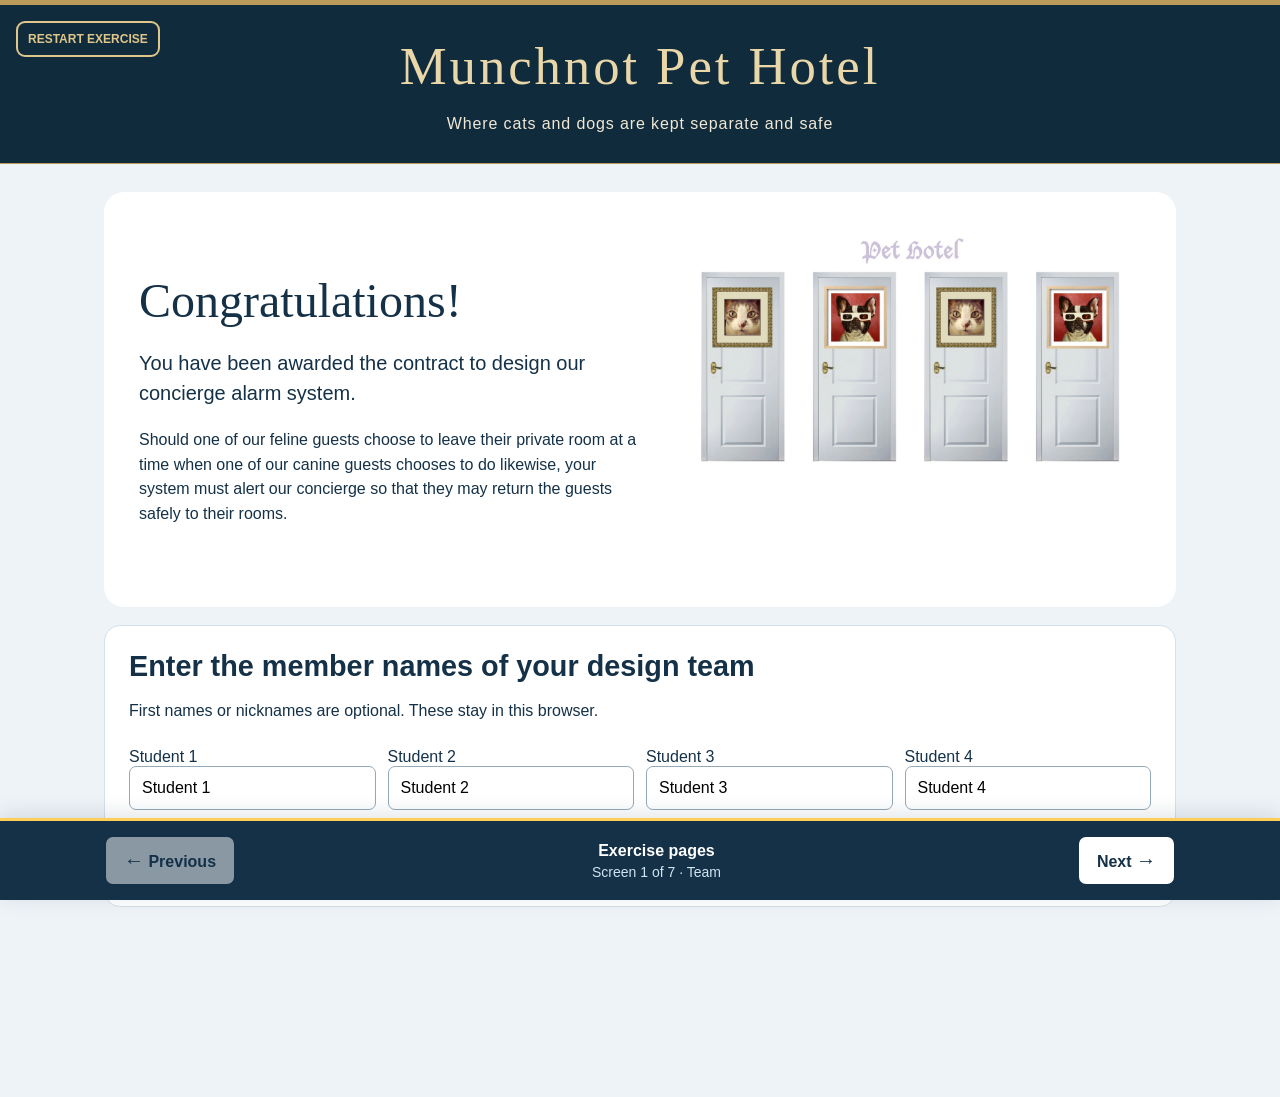
<file: munchnot-pet-hotel/index.html>
<!doctype html><html lang="en"><head><meta charset="utf-8"><meta name="viewport" content="width=device-width, initial-scale=1"><title>Munchnot Pet Hotel · Concierge Alarm Design</title><meta name="description" content="A cooperative logic exercise for four students."><link rel="icon" href="data:image/svg+xml,%3Csvg xmlns='http://www.w3.org/2000/svg' viewBox='0 0 32 32'%3E%3Crect width='32' height='32' rx='8' fill='%23143148'/%3E%3Ctext x='6' y='24' font-size='23' fill='%23ffce59'%3EM%3C/text%3E%3C/svg%3E"><style>:root{font-family:Arial,Helvetica,sans-serif;color:#143148;background:#eef3f7;font-size:16px}*{box-sizing:border-box}body{margin:0}header{background:#143148;color:white;padding:18px max(24px,calc((100vw - 1120px)/2));display:flex;justify-content:space-between;align-items:center}.brand{font-weight:900;letter-spacing:.16em}.tag{margin-left:20px;color:#b9d5e9}main{max-width:1120px;margin:28px auto;padding:0 24px 40px}h1{font-size:clamp(2rem,4vw,3.6rem);line-height:1.04;margin:16px 0}h2{font-size:1.8rem;margin:0 0 14px}h3{margin:0 0 10px}p{line-height:1.55}button,input,select{font:inherit}button{border:2px solid #143148;border-radius:9px;padding:12px 18px;background:#143148;color:white;font-weight:bold;cursor:pointer;min-height:46px}button:hover{filter:brightness(1.15)}button:disabled{opacity:.45;cursor:not-allowed}button.secondary{background:white;color:#143148}button.gold{background:#ffce59;color:#143148;border-color:#ffce59}button:focus-visible,input:focus-visible,select:focus-visible{outline:3px solid #bb3c9a;outline-offset:3px}input,select{padding:12px;border:1px solid #93a8b8;border-radius:7px;max-width:100%}label{display:block;margin:8px 0}.eyebrow{font-size:.85rem;font-weight:bold;letter-spacing:.12em;color:#42657c}.welcome{display:grid;grid-template-columns:1.1fr 1fr;gap:36px;background:white;padding:35px;border-radius:20px}.welcome img{width:100%;align-self:center;border-radius:16px}.team,.roles,.doors,.votes{display:grid;grid-template-columns:repeat(4,1fr);gap:12px}.team input{width:100%}.panel{background:white;border:1px solid #d5e0e8;border-radius:16px;padding:24px;margin:18px 0}.roles>div{border-top:3px solid #148375;padding:10px;background:white;border-radius:0 0 8px 8px}.roles small{display:block;color:#476277;margin-bottom:6px}.doors button{background:#e7edf3;color:#143148;border:2px solid #b1c3d0;min-height:136px}.doors button.open{background:#ffdf86;border-color:#b78818}.pet{display:block;font-size:2.5rem;margin:8px}.doors span:not(.pet){display:block}.actions{display:flex;gap:12px;flex-wrap:wrap;margin-top:18px}.notice{background:#dff2ee;border-left:5px solid #148375;padding:16px;margin:16px 0;line-height:1.5}.notice.warn{background:#fff0c4;border-color:#a37300}.progress{display:flex;gap:8px;flex-wrap:wrap;margin-bottom:18px}.progress span{padding:8px 12px;border-radius:30px;background:#dbe5ed;font-size:.9rem}.progress .active{background:#143148;color:white}.circuit{display:grid;grid-template-columns:1fr 1fr;gap:18px}.circuit label{background:#edf3f7;padding:16px;border-radius:10px}.circuit label:last-child{grid-column:1/-1}.votes>div{padding:12px;background:#edf3f7;border-radius:10px}.votes button{padding:10px;margin:5px 0;width:100%}table{border-collapse:collapse;width:100%;font-variant-numeric:tabular-nums}th,td{text-align:left;padding:12px 8px;border-bottom:1px solid #dbe4ed}.tablewrap{overflow:auto}.checks label{display:flex;align-items:center;gap:10px;padding:8px}.checks input{width:20px;height:20px}.muted{color:#476277}.result{font-size:1.4rem;font-weight:bold}.footer{margin-top:24px;border-top:1px solid #cad8e2;padding-top:18px;display:flex;gap:12px;flex-wrap:wrap}dialog{max-width:620px;border:0;border-radius:16px;padding:28px;color:#143148}dialog::backdrop{background:#143148a0}.question button{display:block;margin:10px 0;text-align:left;width:100%}.finish{border-top:8px solid #148375}.stamp{font-size:2.5rem}.tiny{font-size:.875rem}.urgent{color:#ffb7a6!important}@media(max-width:720px){.welcome{grid-template-columns:1fr;padding:24px}.welcome img{max-height:210px;object-fit:cover}.team,.roles,.votes{grid-template-columns:1fr 1fr}.doors{grid-template-columns:1fr 1fr}.tag{display:none}.circuit{grid-template-columns:1fr}.panel{padding:18px}main{padding:0 16px}.roles{font-size:.9rem}}@media(prefers-reduced-motion:no-preference){button{transition:background .15s,transform .15s}.doors button:active{transform:scale(.97)}}

body.review-navigation{padding-bottom:104px}.review-nav{position:fixed;z-index:20;bottom:0;left:0;right:0;background:#143148;color:white;border-top:3px solid #ffce59;padding:14px max(20px,calc((100vw - 1072px)/2));display:flex;align-items:center;justify-content:space-between;gap:16px;box-shadow:0 -4px 20px #14314822}.review-nav>div{text-align:center}.review-nav strong,.review-nav span{display:block}.review-nav>div span{font-size:.875rem;margin-top:4px;color:#d1e4f0}.review-nav button span{display:inline;font-size:1.25rem}.review-nav button:disabled{opacity:.5}@media(max-width:560px){.review-nav{padding:12px;gap:8px}.review-nav button{padding:10px;font-size:.875rem}.review-nav>div span{font-size:.8rem}.review-nav strong{font-size:.875rem}}

/* Hotel identity: engraved serif lettering, midnight blue and muted gold. */
.hotel-header{display:block;text-align:center;padding:30px 24px 27px;background:#102b3b;border-top:5px solid #ba9b5b;border-bottom:1px solid #ba9b5b;color:#ead7a9}.hotel-identity{max-width:1050px;margin:auto}.hotel-header .brand{display:block;font-family:Georgia,'Times New Roman',serif;font-size:clamp(2rem,4.5vw,3.3rem);font-weight:400;letter-spacing:.055em;line-height:1.2}.hotel-header .tag{display:block;margin:14px 0 0;font-size:1rem;letter-spacing:.055em;color:#f0e8d6;font-weight:400;line-height:1.5}body.review-navigation .contract-copy h1{font-family:Georgia,'Times New Roman',serif;font-weight:400;font-size:clamp(2.25rem,4vw,3rem);margin:0 0 20px;line-height:1.15}.contract-copy .contract-award{font-size:1.25rem;line-height:1.5;margin:0 0 20px}.contract-copy p:last-child{margin-bottom:0}.welcome{align-items:center}.welcome img{mix-blend-mode:multiply}@media(max-width:560px){.hotel-header{padding:24px 18px}.hotel-header .tag{font-size:.9rem;letter-spacing:.02em}.contract-copy .contract-award{font-size:1.125rem}}

.design-brief{padding:30px 36px}.design-brief h1{font-family:Georgia,'Times New Roman',serif;font-weight:400;font-size:2.7rem;margin:8px 0 24px}.brief-list{padding-left:24px;line-height:1.65}.brief-list li{margin:7px 0}.brief-assumption{border-left:3px solid #ba9b5b;padding:10px 18px;background:#f5f7f9}.truth-task{border-top:1px solid #c4d1db;margin-top:26px;padding-top:24px}.truth-task h2{font-size:1.55rem}.truth-task h2 span{font-size:1rem;text-transform:uppercase;letter-spacing:.08em;color:#536d7f;margin-right:16px}.or-table{table-layout:fixed;margin-top:24px}.or-table th,.or-table td{text-align:center;padding:10px}.or-table thead tr:first-child th{background:#143148;color:white;vertical-align:top;font-size:1.2rem}.or-table th small{display:block;font-size:.9rem;font-weight:400;line-height:1.5;margin-top:6px}.or-table th:last-child,.or-table td:last-child{border-left:2px solid #ba9b5b}.or-table select{width:100%;max-width:170px;min-height:48px;background:white;text-align:center;font-size:1.15rem}.or-feedback{margin-top:20px;border-radius:8px;padding:16px 18px;line-height:1.5;background:#edf3f7}.or-feedback.duplicate,.or-feedback.output{background:#fff0c4;border-left:4px solid #a37300}.or-feedback.correct{background:#dff2ee;border-left:4px solid #148375}.correct-label{display:block;color:#126354;font-size:1.55rem;letter-spacing:.04em;margin-bottom:6px}.sr-only{position:absolute;width:1px;height:1px;padding:0;margin:-1px;overflow:hidden;clip:rect(0,0,0,0);white-space:nowrap;border:0}@media(prefers-reduced-motion:no-preference){.correct-label{animation:correct-pop .3s ease-out}@keyframes correct-pop{from{opacity:0;transform:translateY(6px)}to{opacity:1;transform:translateY(0)}}}@media(max-width:560px){.design-brief{padding:22px 16px}.design-brief h1{font-size:2.2rem}.or-table th,.or-table td{padding:8px 4px}.or-table th small{font-size:.8rem}.or-table select{padding:10px 5px;font-size:1rem}.truth-task h2 span{display:block;margin:0 0 8px}}

.gate-identification{padding:30px 36px}.gate-identification h1{font-family:Georgia,'Times New Roman',serif;font-size:2.4rem;font-weight:400;margin:0 0 20px}.completed-table{max-width:720px;margin:0 auto}.completed-table td{font-size:1.3rem;padding:12px}.gate-choices{display:grid;grid-template-columns:repeat(4,minmax(0,1fr));gap:18px;margin:22px 0}.gate-choices label{font-weight:bold;overflow-wrap:anywhere}.gate-choices select{display:block;width:100%;margin-top:10px;background:white;font-weight:normal;min-height:48px}.or-feedback.disagree,.or-feedback.incorrect{background:#fff0c4;border-left:4px solid #a37300}.gate-result-dialog{width:min(660px,calc(100vw - 32px));max-width:660px;max-height:90vh;overflow:auto;padding:30px;border-top:6px solid #ba9b5b}.gate-result-dialog h2{color:#126354}.gate-diagram{display:block;width:100%;height:auto;margin:14px 0 24px;background:#f3f7f9;border-radius:12px}@media(max-width:560px){.gate-identification{padding:22px 16px}.gate-choices{grid-template-columns:1fr 1fr;gap:12px}.gate-result-dialog{padding:20px}.gate-identification h1{font-size:2rem}}

.dog-suites{padding:30px 36px}.dog-suites h1{font-family:Georgia,'Times New Roman',serif;font-size:2.7rem;font-weight:400;margin:8px 0 20px}@media(max-width:560px){.dog-suites{padding:22px 16px}.dog-suites h1{font-size:2.2rem}}

.alarm-conditions{padding:30px 36px}.alarm-conditions h1{font-family:Georgia,'Times New Roman',serif;font-size:2.7rem;font-weight:400;margin:8px 0 20px;line-height:1.2}@media(max-width:560px){.alarm-conditions{padding:22px 16px}.alarm-conditions h1{font-size:2.2rem}}

.system-build{padding:30px 36px}.system-build h1{font-family:Georgia,'Times New Roman',serif;font-size:2.7rem;font-weight:400;margin:8px 0 20px;line-height:1.2}.system-drawing{position:relative;width:100%;margin:30px auto;background:#f3f7f9;border-radius:12px}.system-drawing>svg{display:block;width:100%;height:auto}.system-gate{position:absolute;width:22%;height:12%;margin:0}.system-gate select{width:100%;height:100%;min-height:44px;padding:8px;text-align:center;font-size:1.15rem;font-weight:bold;background:white;border:2px solid #143148;border-radius:8px}.cat-system-gate{left:11%;top:30%}.dog-system-gate{left:67%;top:30%}.final-system-gate{left:39%;top:66%}.system-result-dialog{width:min(650px,calc(100vw - 32px));max-width:650px;padding:32px;border-top:6px solid #ba9b5b}.system-result-dialog h2{font-family:Georgia,'Times New Roman',serif;font-size:2.3rem;font-weight:400;color:#126354}.system-result-dialog p{font-size:1.15rem;line-height:1.65}.system-result-dialog.malfunction{border-top-color:#b52d35}.system-result-dialog.malfunction h2{font-family:Arial,Helvetica,sans-serif;font-weight:bold;color:#a5232b;font-size:1.7rem}@media(max-width:560px){.system-build{padding:22px 16px}.system-build h1{font-size:2.2rem}.system-gate select{font-size:.875rem;padding:3px;min-height:30px}.system-result-dialog{padding:24px}.system-result-dialog h2{font-size:1.9rem}}

.diagnostics-page{padding:30px 36px}.diagnostics-page h1{font-family:Georgia,'Times New Roman',serif;font-size:2.7rem;font-weight:400;line-height:1.2}.diagnostic-task-title{margin-top:30px;font-size:1.5rem}.diagnosis-entry{display:flex;align-items:center;gap:12px;flex-wrap:wrap;padding:20px 0;border-bottom:1px solid #dce6ed}.diagnosis-entry label{font-weight:bold;margin:0}.diagnosis-entry select{min-width:110px}.diagnostics-table{width:100%;text-align:center;table-layout:fixed}.diagnostics-table caption{text-align:left;font-weight:bold;padding:14px 0}.diagnostics-table th,.diagnostics-table td{text-align:center;padding:12px 8px}.diagnostics-table thead tr:first-child th{background:#143148;color:white}.diagnostics-table th:nth-child(5),.diagnostics-table td:nth-child(5){border-left:2px solid #ba9b5b}.diagnostics-table th:last-child,.diagnostics-table td:last-child{width:25%}.test-comparison{display:block;font-size:.8rem;margin-top:4px}.test-mismatch{background:#fff0ef;color:#9a2730}.test-match{background:#e4f3ef;color:#126354}#diagnostic-feedback .notice{margin-top:20px}@media(max-width:560px){.diagnostics-page{padding:22px 16px}.diagnostics-page h1{font-size:2.2rem}.diagnostics-table th,.diagnostics-table td{padding:10px 3px;font-size:.85rem}.diagnostics-table .test-comparison{font-size:.7rem}.diagnostics-table th:nth-child(5),.diagnostics-table th:nth-child(6){overflow-wrap:anywhere}.diagnosis-entry{gap:10px}}

.hotel-header{position:relative}.restart-exercise{position:absolute;left:16px;top:16px;border-color:#dfc68b;background:transparent;color:#dfc68b;font-size:.75rem;padding:8px 10px;min-height:36px}.challenge-label{font-weight:bold;color:#42657c}@media(max-width:800px){.hotel-header{padding-top:66px}.restart-exercise{left:16px;top:12px}}
</style></head><body><header class="hotel-header"><button class="restart-exercise" data-action="restart">RESTART EXERCISE</button><div class="hotel-identity"><span class="brand">Munchnot Pet Hotel</span><span class="tag">Where cats and dogs are kept separate and safe</span></div></header><main id="app"><p>Loading your design brief…</p></main><script>'use strict';
// Manual page navigation for classroom and design use.
const DESIGN_NAV=true;
const KEY='munchnot-pet-hotel-students-v1', LETTERS=['C1','C2','D1','D2'];
const phases=['Team','Design brief','Identify the gate','Dog suites','Alarm conditions','Build alarm system','Diagnostics'];
const scenarios=[[0,0,0,0],[1,1,0,0],[0,0,1,1],[1,0,1,0]];
const $=id=>document.getElementById(id);
const esc=s=>String(s).replace(/[&<>"']/g,c=>({'&':'&amp;','<':'&lt;','>':'&gt;','"':'&quot;',"'":'&#39;'}[c]));
const fresh=()=>({schemaVersion:10,challenge:1,faults:[],challengeHistory:[],accuse2:'',repaired:false,systemGates:['','',''],systemStage:'idle',systemRevealStarted:0,alarmRows:Array.from({length:4},()=>['','','']),alarmGateChoices:['','','',''],dogRows:Array.from({length:4},()=>['','','']),dogGateChoices:['','','',''],gateChoices:['','','',''],orRows:Array.from({length:4},()=>['','','']),phase:0,names:['Student 1','Student 2','Student 3','Student 4'],doors:[0,0,0,0],gates:['','',''],fault:Math.floor(Math.random()*4),turn:0,demo:0,round:0,votes:[null,null,null,null],team:null,ran:false,inspectionLog:[],tests:[],hints:0,selected:[],accuse:'',quiz:0,answers:[],stamps:[],guided:[],message:''});
let s=fresh();try{let saved=JSON.parse(localStorage.getItem(KEY));if(saved&&(!saved.schemaVersion||saved.schemaVersion<2)){if(saved.phase>0)saved.phase++;saved.schemaVersion=2;saved.orRows=Array.from({length:4},()=>['','','']);}if(saved&&saved.schemaVersion===2){if(saved.phase>=2)saved.phase++;saved.schemaVersion=3;saved.gateChoices=['','','',''];}if(saved&&saved.schemaVersion===3){if(saved.phase>=3)saved.phase++;saved.schemaVersion=4;saved.dogRows=Array.from({length:4},()=>['','','']);saved.dogGateChoices=['','','',''];}if(saved&&saved.schemaVersion===4){if(saved.phase>=4)saved.phase++;saved.schemaVersion=5;saved.alarmRows=Array.from({length:4},()=>['','','']);saved.alarmGateChoices=['','','',''];}if(saved&&saved.schemaVersion===5){if(saved.phase>=5)saved.phase++;saved.schemaVersion=6;saved.systemGates=['','',''];saved.systemStage='idle';saved.systemRevealStarted=0;}if(saved&&saved.schemaVersion===6){saved.phase=({6:7,7:8,8:9,9:6})[saved.phase]??saved.phase;saved.schemaVersion=7;}if(saved&&saved.schemaVersion===7){saved.phase=Math.min(saved.phase,6);saved.schemaVersion=8;saved.repaired=false;}if(saved&&saved.schemaVersion===8){saved.schemaVersion=9;saved.challenge=1;saved.faults=[saved.fault];saved.challengeHistory=[];saved.accuse2='';}if(saved&&saved.schemaVersion===9){saved.schemaVersion=10;saved.repaired=false;if(/repair|replaced/i.test(saved.message||''))saved.message='';}if(saved&&saved.names?.length===4&&Number.isInteger(saved.phase)&&saved.phase>=0&&saved.phase<=6)s=saved;}catch{}
function save(){try{localStorage.setItem(KEY,JSON.stringify(s));}catch{}}
function expected(d){return +(!!(d[0]||d[1])&&!!(d[2]||d[3]));}
function activeFaults(){return s.faults.length?s.faults:[s.fault];}
function actual(d,f=activeFaults()){const a=[...d];for(const i of (Array.isArray(f)?f:[f]))a[i]=0;return expected(a);}
function gate(a,b,g){return g==='AND'?+(a&&b):+(a||b);}
function built(d){return gate(gate(d[0],d[1],s.gates[0]),gate(d[2],d[3],s.gates[1]),s.gates[2]);}
function award(x){if(!s.stamps.includes(x))s.stamps.push(x);}
function resetRound(){s.votes=[null,null,null,null];s.team=null;s.ran=false;}
let systemRevealTimer=null;
function closeHelp(){clearTimeout(systemRevealTimer);systemRevealTimer=null;document.querySelectorAll('dialog').forEach(d=>{d.close();d.remove();});}
function enter(p){closeHelp();s.phase=p;s.message='';s.doors=[0,0,0,0];resetRound();save();render();}
function doorsHTML(lock=false){return `<div class="doors">${s.doors.map((v,i)=>`<button class="${v?'open':''}" data-action="door" data-i="${i}" aria-pressed="${!!v}" ${lock?'disabled':''}><span>ROOM ${LETTERS[i]} · ${i<2?'CAT':'DOG'}</span><span class="pet" aria-hidden="true">${i<2?'🐈':'🐕'}</span><span>${v?'OPEN · 1':'CLOSED · 0'}</span></button>`).join('')}</div>`;}
function notice(){return s.message?`<div class="notice" role="status">${esc(s.message)}</div>`:'';}
function footer(){return `<div class="footer"><button class="secondary" data-action="help">Help &amp; repeat instructions</button><button class="secondary" data-action="rule">Show the rule</button><span class="muted tiny">Your progress saves on this device.</span></div>`;}
function votesHTML(){let all=s.votes.every(v=>v!==null);return `<h3>Everyone predicts</h3><p>Take turns tapping your own answer. Explain your thinking before the Recorder chooses the team answer.</p><div class="votes">${s.names.map((n,i)=>`<div><strong>${esc(n)}</strong>${s.votes[i]===null?`<button class="secondary" data-action="vote" data-i="${i}" data-v="1">Alarm</button><button class="secondary" data-action="vote" data-i="${i}" data-v="0">Quiet</button>`:`<p>${all?(s.votes[i]?'Alarm':'Quiet'):'Prediction saved ✓'}</p>${!s.ran?`<button class="secondary" data-action="changevote" data-i="${i}">Change</button>`:''}`}</div>`).join('')}</div>${all?`<p>${new Set(s.votes).size>1?'Your predictions differ. Discuss which animals are outside.':'You agree. Explain why before running the test.'}</p><label>Recorder: team prediction <select id="team" ${s.ran?'disabled':''}><option value="">Choose…</option><option value="0" ${s.team===0?'selected':''}>Quiet · 0</option><option value="1" ${s.team===1?'selected':''}>Alarm · 1</option></select></label>`:''}`;}
function tableHTML(rows){return `<div class="tablewrap"><table><thead><tr><th>Doors C1 C2 D1 D2</th><th>Expected</th><th>Actual</th></tr></thead><tbody>${rows.map(r=>`<tr><td>${r.d.join(' ')}</td><td>${expected(r.d)}</td><td>${r.out}${r.out!==expected(r.d)?' · mismatch':''}</td></tr>`).join('')}</tbody></table></div>`;}
const questions=[{q:'Why do the two cat sensors feed an OR gate?',a:['Either cat being outside must count as cats present.','Only both cats outside should count.'],right:0,ex:'OR returns 1 when either input, or both inputs, are 1.'},{q:'Why is the final gate AND?',a:['Any loose pet should trigger the alarm.','A cat and a dog must both be outside.'],right:1,ex:'AND requires both groups: at least one cat and at least one dog.'},{q:'Why can opening every door hide a broken sensor?',a:['The other pet of the same species can still report 1.','Four open doors always switch the alarm off.'],right:0,ex:'An OR gate can still return 1 through its other working input.'},{q:'What is the truth table useful for during a repair?',a:['Making every test produce an alarm.','Comparing expected and actual results to find a fault.'],right:1,ex:'A mismatch tells us where the system fails to follow its rule.'}];

function validateOR(rows=s.orRows,species='cat'){const pair=species==='dog'?'D1 and D2':'C1 and C2';
  const count=rows.flat().filter(v=>v==='0'||v==='1').length;
  if(count!==12)return {correct:false,kind:'incomplete',message:`${count} of 12 choices selected. Complete all four rows. Each pair of door states must appear once.`};
  const pairs=rows.map(r=>r[0]+r[1]);
  if(new Set(pairs).size!==4)return {correct:false,kind:'duplicate',message:`Some door combinations repeat. Include all four different combinations of ${pair}, with no duplicates. You can put the rows in any order.`};
  const wrong=rows.findIndex(r=>Number(r[2])!==Number(r[0]==='1'||r[1]==='1'));
  if(wrong!==-1){const r=rows[wrong];return {correct:false,kind:'output',message:`Check the Hall choice in row ${wrong+1}. ${r[0]==='0'&&r[1]==='0'?`If both doors are closed, can a ${species} be in the hall?`:`If either door is open, at least one ${species} is in the hall. This also applies when both doors are open.`} Change some choices and try again.`};}
  return {correct:true,kind:'correct',message:'CORRECT!'};
}
function orFeedbackHTML(result){return result.correct?'<strong class="correct-label">CORRECT!</strong><span>You have created a truth table that accurately represents all possible combinations of door switch states.</span>':esc(result.message);}
function updateORFeedback(){const result=validateOR();const feedback=$('or-feedback');feedback.className='or-feedback '+result.kind;feedback.innerHTML=orFeedbackHTML(result);$('or-continue').disabled=!result.correct;updateNavigation();}
function orPageHTML(){const result=validateOR();return `<section class="panel design-brief"><p class="eyebrow">CONCIERGE ALARM SYSTEM</p><h1>Design brief</h1><ul class="brief-list"><li>4 rooms, with 1 guest per room.</li><li>2 cat suites: <strong>C1</strong> and <strong>C2</strong>.</li><li>2 dog suites: <strong>D1</strong> and <strong>D2</strong>.</li><li>Each room door has a switch that outputs <strong>1 when open</strong> and <strong>0 when closed</strong>.</li></ul><p class="brief-assumption">If a door is open, we assume the guest has left their room and is in the hall.</p><div class="truth-task"><h2><span>Step 1</span> The cat suites</h2><p>Select all possible combinations of the two cat doors and the resulting condition in the hall. Include each door combination once. Rows may be in any order.</p><p class="muted">Take turns: each design team member completes one row, then check the whole table together.</p><div class="tablewrap"><table class="or-table"><caption class="sr-only">Truth table for cat suites C1 and C2</caption><thead><tr><th colspan="2" scope="colgroup">Doors<small>0 = closed · 1 = open</small></th><th scope="colgroup">Hall<small>0 = no cats in hall<br>1 = at least one cat in hall</small></th></tr><tr><th scope="col">C1</th><th scope="col">C2</th><th scope="col">Hall</th></tr></thead><tbody>${s.orRows.map((row,r)=>`<tr>${row.map((value,c)=>`<td><select aria-label="Row ${r+1}, ${['C1','C2','Hall'][c]}" data-or-row="${r}" data-or-col="${c}"><option value="" ${value===''?'selected':''}>select</option><option value="0" ${value==='0'?'selected':''}>0</option><option value="1" ${value==='1'?'selected':''}>1</option></select></td>`).join('')}</tr>`).join('')}</tbody></table></div><div id="or-feedback" class="or-feedback ${result.kind}" role="status" aria-live="polite" aria-atomic="true">${orFeedbackHTML(result)}</div><div class="actions"><button id="or-continue" class="gold" data-action="orContinue" ${result.correct?'':'disabled'}>Continue <span aria-hidden="true">→</span></button></div></div></section>`;}


function gateConsensus(rows=s.orRows,choices=s.gateChoices){
  if(!validateOR(rows).correct)return {correct:false,kind:'incomplete',message:'Complete the truth table before identifying its gate.'};
  if(choices.some(v=>!v))return {correct:false,kind:'incomplete',message:'Each designer should select a gate. We will compare your choices when all four are ready.'};
  if(new Set(choices).size>1)return {correct:false,kind:'disagree',message:'Your choices differ. Take turns explaining your choice using a row of the table. Discuss what happens when just one door is open, then revise your selections until you agree.'};
  if(choices[0]!=='OR')return {correct:false,kind:'incorrect',message:choices[0]==='AND'?'You agree, but check your choice against every row. An AND gate needs both inputs to be 1. Does that match the rows with only one open door? Discuss and change your choices.':'You agree, but check the number of inputs. A NOT gate inverts one input. Your table has two independent door inputs. Discuss and change your choices.'};
  return {correct:true,kind:'correct',message:'CORRECT! Your team has identified the gate. View the diagram to continue.'};
}
function gatePageHTML(){const result=gateConsensus();return `<section class="panel gate-identification"><h1>Your truth table</h1><div class="tablewrap"><table class="or-table completed-table"><caption class="sr-only">The truth table created by your design team, in your original row order</caption><thead><tr><th colspan="2" scope="colgroup">Doors</th><th scope="colgroup">Hall</th></tr><tr><th scope="col">C1</th><th scope="col">C2</th><th scope="col">Hall</th></tr></thead><tbody>${s.orRows.map(row=>`<tr>${row.map(v=>`<td>${v===''?'—':esc(v)}</td>`).join('')}</tr>`).join('')}</tbody></table></div>${!validateOR().correct?'<div class="notice warn">The table is not complete yet. Use Previous to finish it, then return here.</div><button class="secondary" data-action="returnTable">Return to truth table</button>':''}<div class="truth-task"><h2><span>Step 2</span> Which logic gate represents your table?</h2><p>Each designer: choose the logic gate that represents the truth table you have just created.</p><div class="gate-choices">${s.names.map((name,i)=>`<label for="gate-choice-${i}">${esc(name)}<select id="gate-choice-${i}" data-gate-choice="${i}" ${validateOR().correct?'':'disabled'}><option value="" ${s.gateChoices[i]===''?'selected':''}>select</option>${['AND','OR','NOT'].map(g=>`<option value="${g}" ${s.gateChoices[i]===g?'selected':''}>${g}</option>`).join('')}</select></label>`).join('')}</div><div id="gate-feedback" class="or-feedback ${result.kind}" role="status" aria-live="polite" aria-atomic="true">${esc(result.message)}</div><div class="actions"><button id="gate-result" class="gold" data-action="gateResult" ${result.correct?'':'disabled'}>View gate diagram</button></div></div></section>`;}
function updateGateFeedback(){const result=gateConsensus();$('gate-feedback').className='or-feedback '+result.kind;$('gate-feedback').textContent=result.message;$('gate-result').disabled=!result.correct;updateNavigation();}
function showGateResult(species='cat'){const dog=species==='dog';const input1=dog?'D1':'C1',input2=dog?'D2':'C2';
  closeHelp();const d=document.createElement('dialog');d.className='gate-result-dialog';d.setAttribute('aria-labelledby','gate-result-title');d.innerHTML=`<h2 id="gate-result-title">CORRECT!</h2><p>Your truth table is represented by an <strong>OR gate</strong>. The Hall output is 1 when either ${species} door, or both doors, are open.</p><svg class="gate-diagram" viewBox="0 0 540 250" role="img" aria-labelledby="or-diagram-title or-diagram-description"><title id="or-diagram-title">${input1} and ${input2} feeding an OR gate</title><desc id="or-diagram-description">Two inputs, ${input1} and ${input2}, connect to an OR gate. Its output is Hall.</desc><g fill="none" stroke="#143148" stroke-width="4" stroke-linecap="round" stroke-linejoin="round"><path d="M105 90 H218 M105 170 H218 M355 130 H428"/><path d="M200 50 Q290 50 355 130 Q290 210 200 210 Q244 130 200 50 Z" fill="#e5f1f4"/></g><g fill="#143148" font-family="Arial, sans-serif" font-size="24"><text x="45" y="98">${input1}</text><text x="45" y="178">${input2}</text><text x="270" y="139" text-anchor="middle" font-weight="bold">OR</text><text x="443" y="139">Hall</text></g></svg><div class="actions"><button class="gold" data-action="${dog?'dogContinue':'gateContinue'}">Continue <span aria-hidden="true">→</span></button><button class="secondary" data-action="closeGateResult">Back to choices</button></div>`;document.body.append(d);d.addEventListener('close',()=>d.remove(),{once:true});d.showModal();
}


function dogPageHTML(){const tableResult=validateOR(s.dogRows,'dog'),gateResult=gateConsensus(s.dogRows,s.dogGateChoices);return `<section class="panel dog-suites"><p class="eyebrow">STEP 4</p><h1>The dog suites</h1><p>Now repeat the process for D1 and D2. Select all possible door combinations and the resulting condition in the hall. Include each combination once; rows may be in any order.</p><p class="muted">Take turns completing a row, then check the table together. An open door means that dog has left its room.</p><div class="tablewrap"><table class="or-table"><caption class="sr-only">Truth table for dog suites D1 and D2</caption><thead><tr><th colspan="2" scope="colgroup">Doors<small>0 = closed · 1 = open</small></th><th scope="colgroup">Hall<small>0 = no dogs in hall<br>1 = at least one dog in hall</small></th></tr><tr><th scope="col">D1</th><th scope="col">D2</th><th scope="col">Hall</th></tr></thead><tbody>${s.dogRows.map((row,r)=>`<tr>${row.map((value,c)=>`<td><select aria-label="Dog row ${r+1}, ${['D1','D2','Hall'][c]}" data-dog-row="${r}" data-dog-col="${c}"><option value="" ${value===''?'selected':''}>select</option><option value="0" ${value==='0'?'selected':''}>0</option><option value="1" ${value==='1'?'selected':''}>1</option></select></td>`).join('')}</tr>`).join('')}</tbody></table></div><div id="dog-table-feedback" class="or-feedback ${tableResult.kind}" role="status" aria-live="polite" aria-atomic="true">${orFeedbackHTML(tableResult)}</div><div class="truth-task"><h2><span>Step 5</span> Which logic gate represents your table?</h2><p>Each designer: choose the gate that matches your dog-suites truth table. These choices become available when the table is correct.</p><div class="gate-choices">${s.names.map((name,i)=>`<label for="dog-gate-${i}">${esc(name)}<select id="dog-gate-${i}" data-dog-gate="${i}" ${tableResult.correct?'':'disabled'}><option value="" ${s.dogGateChoices[i]===''?'selected':''}>select</option>${['AND','OR','NOT'].map(g=>`<option value="${g}" ${s.dogGateChoices[i]===g?'selected':''}>${g}</option>`).join('')}</select></label>`).join('')}</div><div id="dog-gate-feedback" class="or-feedback ${gateResult.kind}" role="status" aria-live="polite" aria-atomic="true">${esc(gateResult.message)}</div><div class="actions"><button id="dog-result" class="gold" data-action="dogResult" ${gateResult.correct?'':'disabled'}>View gate diagram</button></div></div></section>`;}
function updateDogFeedback(){const tableResult=validateOR(s.dogRows,'dog');$('dog-table-feedback').className='or-feedback '+tableResult.kind;$('dog-table-feedback').innerHTML=orFeedbackHTML(tableResult);document.querySelectorAll('[data-dog-gate]').forEach((el,i)=>{el.disabled=!tableResult.correct;el.value=s.dogGateChoices[i];});const gateResult=gateConsensus(s.dogRows,s.dogGateChoices);$('dog-gate-feedback').className='or-feedback '+gateResult.kind;$('dog-gate-feedback').textContent=gateResult.message;$('dog-result').disabled=!gateResult.correct;updateNavigation();}


function validateAND(rows=s.alarmRows){
  const count=rows.flat().filter(v=>v==='0'||v==='1').length;
  if(count!==12)return {correct:false,kind:'incomplete',message:`${count} of 12 choices selected. Include all four combinations of cats and dogs in the hall.`};
  if(new Set(rows.map(r=>r[0]+r[1])).size!==4)return {correct:false,kind:'duplicate',message:'Some hallway combinations repeat. Include each combination of Cat(s) and Dog(s) once, with no duplicates. Rows may be in any order.'};
  const wrong=rows.findIndex(r=>Number(r[2])!==Number(r[0]==='1'&&r[1]==='1'));
  if(wrong!==-1){const r=rows[wrong];return {correct:false,kind:'output',message:`Check the Alarm choice in row ${wrong+1}. ${r[0]==='1'&&r[1]==='1'?'At least one cat and one dog are in the hall together. Should the concierge be alerted?':'The two species are not both in the hall. Should the alarm sound when only one species, or neither species, is present?'} Discuss and change your choices.`};}
  return {correct:true,kind:'correct',message:'CORRECT! You have created a truth table that accurately represents all possible hallway conditions and alarm states.'};
}
function alarmConsensus(){
  if(!validateAND().correct)return {correct:false,kind:'incomplete',message:'Complete the alarm truth table before identifying its gate.'};
  const choices=s.alarmGateChoices;
  if(choices.some(v=>!v))return {correct:false,kind:'incomplete',message:'Each designer should select a gate. We will compare your choices when all four are ready.'};
  if(new Set(choices).size>1)return {correct:false,kind:'disagree',message:'Your choices differ. Take turns explaining your choice using a row of the table. Compare a hallway with only cats to one with both cats and dogs, then discuss and revise until you agree.'};
  if(choices[0]!=='AND')return {correct:false,kind:'incorrect',message:choices[0]==='OR'?'You agree, but check the rows where only one species is present. An OR gate would output 1 there. Does that match your alarm table? Discuss and change your choices.':'You agree, but a NOT gate inverts a single input. This table has two independent inputs: cats present and dogs present. Discuss and change your choices.'};
  return {correct:true,kind:'correct',message:'CORRECT! Your team has identified the alarm gate. View the diagram to continue.'};
}
function alarmPageHTML(){const tableResult=validateAND(),gateResult=alarmConsensus();return `<section class="panel alarm-conditions"><p class="eyebrow">STEP 6</p><h1>What conditions sound the alarm?</h1><p>Select all possible combinations of cats and dogs in the hallway and the resulting alarm state. Include each combination once; rows may be in any order.</p><p class="brief-assumption">The alarm must alert the concierge when at least one cat and at least one dog are in the hallway together. Cats alone, dogs alone, or an empty hallway do not trigger the alarm.</p><p class="muted">These inputs describe the two animal groups, rather than individual doors. Take turns completing a row, then check the table together.</p><div class="tablewrap"><table class="or-table"><caption class="sr-only">Truth table for cats and dogs in the hall and the resulting alarm state</caption><thead><tr><th colspan="2" scope="colgroup">Hall<small>0 = none of this species in hall<br>1 = at least one in hall</small></th><th scope="colgroup">Alarm<small>0 = safe · no alarm<br>1 = sound alarm</small></th></tr><tr><th scope="col">Cat(s)</th><th scope="col">Dog(s)</th><th scope="col">Alarm</th></tr></thead><tbody>${s.alarmRows.map((row,r)=>`<tr>${row.map((value,c)=>`<td><select aria-label="Alarm row ${r+1}, ${['Cat(s)','Dog(s)','Alarm'][c]}" data-alarm-row="${r}" data-alarm-col="${c}"><option value="" ${value===''?'selected':''}>select</option><option value="0" ${value==='0'?'selected':''}>0</option><option value="1" ${value==='1'?'selected':''}>1</option></select></td>`).join('')}</tr>`).join('')}</tbody></table></div><div id="alarm-table-feedback" class="or-feedback ${tableResult.kind}" role="status" aria-live="polite" aria-atomic="true">${esc(tableResult.message)}</div><div class="truth-task"><h2><span>Step 7</span> Which logic gate represents your table?</h2><p>Each designer: choose the logic gate that represents the truth table you have just created. These choices become available when the table is correct.</p><div class="gate-choices">${s.names.map((name,i)=>`<label for="alarm-gate-${i}">${esc(name)}<select id="alarm-gate-${i}" data-alarm-gate="${i}" ${tableResult.correct?'':'disabled'}><option value="" ${s.alarmGateChoices[i]===''?'selected':''}>select</option>${['AND','OR','NOT'].map(g=>`<option value="${g}" ${s.alarmGateChoices[i]===g?'selected':''}>${g}</option>`).join('')}</select></label>`).join('')}</div><div id="alarm-gate-feedback" class="or-feedback ${gateResult.kind}" role="status" aria-live="polite" aria-atomic="true">${esc(gateResult.message)}</div><div class="actions"><button id="alarm-result" class="gold" data-action="alarmResult" ${gateResult.correct?'':'disabled'}>View gate diagram</button></div></div></section>`;}
function updateAlarmFeedback(){const tableResult=validateAND();$('alarm-table-feedback').className='or-feedback '+tableResult.kind;$('alarm-table-feedback').textContent=tableResult.message;document.querySelectorAll('[data-alarm-gate]').forEach((el,i)=>{el.disabled=!tableResult.correct;el.value=s.alarmGateChoices[i];});const gateResult=alarmConsensus();$('alarm-gate-feedback').className='or-feedback '+gateResult.kind;$('alarm-gate-feedback').textContent=gateResult.message;$('alarm-result').disabled=!gateResult.correct;updateNavigation();}
function showAlarmResult(){closeHelp();const d=document.createElement('dialog');d.className='gate-result-dialog';d.setAttribute('aria-labelledby','alarm-result-title');d.innerHTML=`<h2 id="alarm-result-title">CORRECT!</h2><p>Your truth table is represented by an <strong>AND gate</strong>. The alarm is 1 only when both inputs are 1: at least one cat and at least one dog are in the hall together.</p><svg class="gate-diagram" viewBox="0 0 580 250" role="img" aria-labelledby="and-diagram-title and-diagram-description"><title id="and-diagram-title">Cats and dogs in the hall feeding an AND gate</title><desc id="and-diagram-description">Cat(s) and Dog(s) are the two inputs of an AND gate. Its output is Alarm.</desc><g fill="none" stroke="#143148" stroke-width="4" stroke-linecap="round" stroke-linejoin="round"><path d="M130 90 H210 M130 170 H210 M370 130 H455"/><path d="M210 50 H290 A80 80 0 0 1 290 210 H210 Z" fill="#e5f1f4"/></g><g fill="#143148" font-family="Arial, sans-serif" font-size="24"><text x="28" y="98">Cat(s)</text><text x="28" y="178">Dog(s)</text><text x="279" y="139" text-anchor="middle" font-weight="bold">AND</text><text x="470" y="139">Alarm</text></g></svg><div class="actions"><button class="gold" data-action="alarmContinue">Continue <span aria-hidden="true">→</span></button><button class="secondary" data-action="closeGateResult">Back to choices</button></div>`;document.body.append(d);d.addEventListener('close',()=>d.remove(),{once:true});d.showModal();}


function systemDesign(gates=s.systemGates){
  if(gates.some(v=>!v))return {correct:false,kind:'incomplete',message:'Select all three gates together, using your cat, dog, and alarm truth tables.'};
  if(gates[0]!=='OR')return {correct:false,kind:'incorrect',message:'Check the gate fed by C1 and C2. Compare it with your cat table: what should happen when just one cat door is open?'};
  if(gates[1]!=='OR')return {correct:false,kind:'incorrect',message:'Check the gate fed by D1 and D2. Compare it with your dog table: what should happen when just one dog door is open?'};
  if(gates[2]!=='AND')return {correct:false,kind:'incorrect',message:'Check the final gate against your alarm table. Should cats alone, or dogs alone, sound the alarm?'};
  return {correct:true,kind:'correct',message:'CORRECT! Your three gates complete the concierge alarm system.'};
}
function systemSelect(i,label,position){return `<label class="system-gate ${position}"><span class="sr-only">${label}</span><select data-system-gate="${i}" aria-label="${label}"><option value="" ${s.systemGates[i]===''?'selected':''}>select</option>${['AND','OR','NOT'].map(g=>`<option value="${g}" ${s.systemGates[i]===g?'selected':''}>${g}</option>`).join('')}</select></label>`;}
function systemPageHTML(){const result=systemDesign();return `<section class="panel system-build"><p class="eyebrow">STEP 8</p><h1>Build your alarm system</h1><p>Work together to select the three logic gates required. Trace each pair of door switches through its gate, then combine the cat and dog outputs to control the alarm.</p><div class="system-drawing"><svg viewBox="0 0 900 460" role="img" aria-labelledby="system-diagram-title system-diagram-description"><title id="system-diagram-title">Concierge alarm system connections</title><desc id="system-diagram-description">C1 and C2 feed the cat gate. D1 and D2 feed the dog gate. Both gate outputs feed the final gate, which controls the alarm. Use the three dropdowns on the diagram to select the gates.</desc><g fill="none" stroke="#143148" stroke-width="4" stroke-linecap="round" stroke-linejoin="round"><path d="M125 55 L160 140 M275 55 L240 140 M625 55 L660 140 M775 55 L740 140 M198 190 V225 H400 V305 M702 190 V225 H500 V305 M450 353 V410"/></g><g fill="#143148" font-family="Arial, sans-serif" font-size="30" text-anchor="middle"><text x="125" y="42">C1</text><text x="275" y="42">C2</text><text x="625" y="42">D1</text><text x="775" y="42">D2</text><text x="450" y="445" font-weight="bold">ALARM</text></g></svg>${systemSelect(0,'Cat gate: C1 and C2','cat-system-gate')}${systemSelect(1,'Dog gate: D1 and D2','dog-system-gate')}${systemSelect(2,'Final gate: cats present and dogs present','final-system-gate')}</div><div id="system-feedback" class="or-feedback ${result.kind}" role="status" aria-live="polite" aria-atomic="true">${esc(result.message)}</div><div class="actions"><button id="system-test" class="gold" data-action="systemTest" ${result.correct?'':'disabled'}>Test our design</button></div></section>`;}
function updateSystemFeedback(){const result=systemDesign();$('system-feedback').className='or-feedback '+result.kind;$('system-feedback').textContent=result.message;$('system-test').disabled=!result.correct;updateNavigation();}
function beginSystemReveal(){if(!systemDesign().correct)return;s.systemStage='congratulations';s.systemRevealStarted=Date.now();award('Design');save();resumeSystemReveal();}
function resumeSystemReveal(){
  if(s.phase!==5||!systemDesign().correct)return;
  closeHelp();const d=document.createElement('dialog');d.className='system-result-dialog';d.setAttribute('aria-labelledby','system-result-title');d.addEventListener('cancel',e=>e.preventDefault());document.body.append(d);
  const malfunction=()=>{if(!d.isConnected||s.phase!==5||!systemDesign().correct)return;clearTimeout(systemRevealTimer);systemRevealTimer=null;s.systemStage='malfunction';save();updateNavigation();d.classList.add('malfunction');d.innerHTML='<h2 id="system-result-title">CRAP! SYSTEM MALFUNCTION.</h2><p>Please proceed to diagnostics</p><div class="actions"><button class="gold" data-action="systemDiagnostics">Continue to diagnostics <span aria-hidden="true">→</span></button></div>';d.querySelector('button').focus();};
  const remaining=Math.max(0,8000-(Date.now()-s.systemRevealStarted));
  if(s.systemStage==='malfunction'||remaining===0){malfunction();d.showModal();return;}
  d.innerHTML='<h2 id="system-result-title">Congratulations!</h2><p>You have successfully designed our new concierge alarm system. Thanks to you, our canine and feline guests will be free to enjoy the hotel in complete safety</p><div class="actions"><button class="gold" id="continue-system-alert">CONTINUE</button></div>';d.showModal();d.querySelector('#continue-system-alert').onclick=malfunction;systemRevealTimer=setTimeout(malfunction,remaining);
}


function diagnosticsTableHTML(){return `<div class="tablewrap"><table class="diagnostics-table"><caption>All 16 door combinations · expected and actual alarm states</caption><thead><tr><th colspan="4" scope="colgroup">Doors</th><th colspan="2" scope="colgroup">Alarm</th></tr><tr>${LETTERS.map(l=>`<th scope="col">${l}</th>`).join('')}<th scope="col">Expected</th><th scope="col">Actual</th></tr></thead><tbody>${Array.from({length:16},(_,n)=>{const d=LETTERS.map((_,j)=>(n>>(3-j))&1),test=s.tests.find(r=>r.d.join('')===d.join(''));return `<tr data-door-combination="${d.join('')}" class="${test?(test.out!==expected(d)?'test-mismatch':'test-match'):''}">${d.map(v=>`<td>${v}</td>`).join('')}<td>${expected(d)}</td><td class="diagnostic-actual">${test?`<strong>${test.out}</strong><span class="test-comparison">${test.out!==expected(d)?'Mismatch':'Match'}${(test.runs||1)>1?` · ${test.runs} runs`:''}</span>`:'<span class="muted">—</span>'}</td></tr>`;}).join('')}</tbody></table></div>`;}
function diagnosticsPageHTML(){return `<section class="panel diagnostics-page"><p class="eyebrow">CONCIERGE ALARM SYSTEM · DIAGNOSTICS</p><h1>Find the broken door ${s.challenge>=3?'switches':'switch'}</h1><p class="challenge-label">Challenge ${s.challenge} · ${s.challenge>=3?'Two broken switches':s.challenge===2?'A new single-switch fault':'One broken switch'}</p>${s.challengeHistory.length?`<p class="muted">${s.challengeHistory.length} challenge${s.challengeHistory.length===1?'':'s'} solved. Continue testing together.</p>`:''}<p><strong>${s.challenge>=3?'Two door switches are broken.':'One door switch is broken.'}</strong> ${s.challenge>=3?'Each broken switch returns':'It returns'} <strong>0</strong> both when its door is open and when it is closed. The logic gates still work.</p><p>The alarm system has been built into the guest room doors and walls. The only way to test it is to open and close combinations of doors, then compare the actual alarm state with the expected result in the truth table.</p><div class="brief-assumption">Doors: <strong>0 = closed · 1 = open</strong><br>Alarm: <strong>0 = quiet · 1 = sound alarm</strong></div><h2 class="diagnostic-task-title">Select doors, then run a diagnostic</h2><p class="muted">Tap a door to open or close it. Each student proposes a test in turn. Discuss each result together before choosing the next test.</p>${doorsHTML()}<div class="actions"><button class="gold" data-action="faultTest">Run Diagnostic</button><button class="secondary" data-action="hint">Need a hint? (${s.hints}/3)</button></div><div id="diagnostic-feedback" role="status" aria-live="polite">${notice()}</div><div class="diagnosis-entry"><label for="accuse">${s.challenge>=3?'The broken door switches are':'The broken door switch is'}</label><select id="accuse"><option value="">select</option>${LETTERS.map((l,i)=>`<option value="${i}" ${String(s.accuse)===String(i)?'selected':''}>${l}</option>`).join('')}</select>${s.challenge>=3?`<span>and</span><select id="accuse2" aria-label="Second broken door switch"><option value="">select</option>${LETTERS.map((l,i)=>`<option value="${i}" ${String(s.accuse2)===String(i)?'selected':''}>${l}</option>`).join('')}</select>`:''}<button data-action="diagnose">Enter</button></div>${s.stamps.includes('Repair')?`<div class="actions"><button class="gold" data-action="nextChallenge">${s.challenge===1?'Try another single fault':s.challenge===2?'Try a double fault':'Try another double fault'}</button></div>`:''}<h2 class="diagnostic-task-title">Compare your test results</h2><p>Expected shows a working alarm system. Actual is filled in only when you run that combination. A dash means it has not been tested. You do not need to test every row to find the fault.</p>${diagnosticsTableHTML()}</section>`;}

function pageSolved(p){switch(p){case 0:return true;case 1:return validateOR().correct;case 2:return gateConsensus().correct;case 3:return gateConsensus(s.dogRows,s.dogGateChoices).correct;case 4:return alarmConsensus().correct;case 5:return systemDesign().correct&&s.systemStage==='malfunction';default:return false;}}
function canAdvance(){return s.phase<6&&Array.from({length:s.phase+1},(_,i)=>i).every(pageSolved);}
function updateNavigation(){const next=document.querySelector('[data-action="reviewNext"]');if(next)next.disabled=!canAdvance();}

function render(){let html='';if(s.phase===0){html=`<section class="welcome"><div class="contract-copy"><h1>Congratulations!</h1><p class="contract-award">You have been awarded the contract to design our concierge alarm system.</p><p>Should one of our feline guests choose to leave their private room at a time when one of our canine guests chooses to do likewise, your system must alert our concierge so that they may return the guests safely to their rooms.</p></div><img src="[data-uri]" alt="Four pet motel doors with cats and dogs waiting inside"></section><section class="panel"><h2>Enter the member names of your design team</h2><p>First names or nicknames are optional. These stay in this browser.</p><div class="team">${s.names.map((n,i)=>`<label>Student ${i+1}<input id="name${i}" maxlength="24" value="${esc(n)}" autocomplete="off"></label>`).join('')}</div><div class="actions"><button class="gold" data-action="start">Start exercise</button></div></section>`;}

else if(s.phase===1){html=orPageHTML()+footer();}
else if(s.phase===2){html=gatePageHTML()+footer();}
else if(s.phase===3){html=dogPageHTML()+footer();}
else if(s.phase===4){html=alarmPageHTML()+footer();}
else if(s.phase===5){html=systemPageHTML()+footer();}
else if(s.phase===6){html=diagnosticsPageHTML()+footer();}
if(DESIGN_NAV)html+=`<nav class="review-nav" aria-label="Exercise page navigation"><button class="secondary" data-action="reviewPrev" aria-label="Previous screen" ${s.phase===0?'disabled':''}><span aria-hidden="true">←</span> Previous</button><div><strong>Exercise pages</strong><span>Screen ${s.phase+1} of ${phases.length} · ${phases[s.phase]}</span></div><button class="secondary" data-action="reviewNext" aria-label="Next screen" ${canAdvance()?'':'disabled'}>Next <span aria-hidden="true">→</span></button></nav>`;
document.body.classList.toggle('review-navigation',DESIGN_NAV);
$('app').innerHTML=html;if(s.phase===5&&s.systemStage!=='idle'&&systemDesign().correct)resumeSystemReveal();}
function action(a,i,v){if(DESIGN_NAV&&(a==='reviewPrev'||a==='reviewNext')){const target=s.phase+(a==='reviewNext'?1:-1);if(target<0||target>6||(a==='reviewNext'&&!canAdvance()))return;if(s.phase===0)s.names=s.names.map((n,j)=>$('name'+j).value.trim()||n);enter(target);window.scrollTo({top:0,behavior:'instant'});document.querySelector(target===0?'[data-action="reviewNext"]':'[data-action="reviewPrev"]')?.focus({preventScroll:true});return;}if(a==='start'){s=fresh();s.names=s.names.map((n,j)=>$('name'+j).value.trim()||n);enter(1);return;}if(a==='restart'||a==='reset'){closeHelp();const d=document.createElement('dialog');d.innerHTML='<h2>Restart exercise?</h2><p>This clears the current answers and diagnostic results and returns to the first page.</p><div class="actions"><button id="confirmReset">Restart exercise</button><button class="secondary" id="cancelReset">Cancel</button></div>';document.body.append(d);d.showModal();$('confirmReset').onclick=()=>{s=fresh();save();d.close();d.remove();render();};$('cancelReset').onclick=()=>{d.close();d.remove();};return;}
if(a==='help'||a==='rule'){showHelp(a);return;}if(a==='door'){s.doors[i]=1-s.doors[i];}
if(a==='systemBackToDesign'){if(DESIGN_NAV)closeHelp();return;}
if(a==='systemTest'){if(systemDesign().correct)beginSystemReveal();return;}
if(a==='systemDiagnostics'){if(s.phase!==5||s.systemStage!=='malfunction'||!systemDesign().correct)return;enter(phases.indexOf('Diagnostics'));window.scrollTo({top:0,behavior:'instant'});return;}
if(a==='alarmResult'){if(alarmConsensus().correct)showAlarmResult();return;}
if(a==='alarmContinue'){if(s.phase!==4||!alarmConsensus().correct)return;enter(5);window.scrollTo({top:0,behavior:'instant'});return;}
if(a==='dogResult'){if(gateConsensus(s.dogRows,s.dogGateChoices).correct)showGateResult('dog');return;}
if(a==='dogContinue'){if(s.phase!==3||!gateConsensus(s.dogRows,s.dogGateChoices).correct)return;enter(4);window.scrollTo({top:0,behavior:'instant'});return;}
if(a==='gateResult'){if(gateConsensus().correct)showGateResult();return;}
if(a==='gateContinue'){if(s.phase!==2||!gateConsensus().correct)return;enter(3);window.scrollTo({top:0,behavior:'instant'});return;}
if(a==='returnTable'){enter(1);return;}
if(a==='closeGateResult'){closeHelp();return;}
if(a==='orContinue'){if(s.phase!==1||!validateOR().correct)return;enter(2);window.scrollTo({top:0,behavior:'instant'});return;}
if(a==='faultTest'&&s.phase===6){const key=s.doors.join(''),out=actual(s.doors),existing=s.tests.find(r=>r.d.join('')===key);if(existing){existing.out=out;existing.runs=(existing.runs||1)+1;}else s.tests.push({d:[...s.doors],out,runs:1});s.turn=(s.turn+1)%4;s.message=`Test recorded for ${s.doors.join(' ')}. Expected ${expected(s.doors)}, actual ${out}. ${out!==expected(s.doors)?'MISMATCH: the alarm did not follow the expected result.':'MATCH: this test agrees with the expected result; it does not prove every switch works.'} Compare the results in the truth table below. Discuss the result before the next test.`;}
if(a==='hint'){s.hints=Math.min(3,s.hints+1);const single=['Opening every door can hide a broken switch. Try a test with fewer doors open.','Open exactly one cat door and one dog door. Try the four pairings: C1+D1, C1+D2, C2+D1, C2+D2.','Look for two failed pair tests sharing the same door. The shared door is the broken switch.'];const double=['There are two switches stuck at 0. Test one cat door with one dog door, rather than all four doors.','Try all four cat-and-dog pairings. Compare which pairs sound the alarm and which should sound it but do not.','A working cat-and-dog pair sounds the alarm. Use it to check each remaining door separately. Both broken switches must explain every recorded result.'];s.message=(s.challenge>=3?double:single)[s.hints-1];}
if(a==='diagnose'&&s.phase===6){const choices=s.challenge>=3?[s.accuse,s.accuse2]:[s.accuse];if(choices.some(x=>x===''))s.message=s.challenge>=3?'Select both broken door switches.':'Select the door switch you think is broken.';else if(new Set(choices).size!==choices.length)s.message='Choose two different door switches.';else if(!s.tests.length)s.message='Run a diagnostic test before entering your diagnosis.';else if(choices.map(Number).sort().join()!==[...activeFaults()].sort().join())s.message='That diagnosis is not correct. Test one cat door with one dog door and compare expected and actual results. Your diagnosis must explain every test.';else{award('Testing');award('Repair');if(!s.challengeHistory.some(x=>x.challenge===s.challenge))s.challengeHistory.push({challenge:s.challenge,faults:[...activeFaults()],tests:s.tests.map(r=>({...r,d:[...r.d]}))});s.message=`CORRECT! The broken door ${s.challenge>=3?'switches are':'switch is'} ${activeFaults().map(i=>LETTERS[i]).join(' and ')}. ${s.challenge>=3?'Both return':'It returns'} 0 even when open. You have solved this challenge. You can finish here or try the next challenge.`;}}
if(a==='nextChallenge'&&s.phase===6&&s.stamps.includes('Repair')){const prior=activeFaults().join();s.challenge++;if(s.challenge===2){const choices=[0,1,2,3].filter(i=>i!==s.fault);s.fault=choices[Math.floor(Math.random()*choices.length)];s.faults=[s.fault];}else{const choices=[[0,2],[0,3],[1,2],[1,3]].filter(p=>p.join()!==prior);s.faults=choices[Math.floor(Math.random()*choices.length)];}s.repaired=false;s.tests=[];s.hints=0;s.accuse='';s.accuse2='';s.doors=[0,0,0,0];s.stamps=s.stamps.filter(x=>x!=='Repair');s.message=s.challenge===2?'A different single switch is now broken. Start a fresh set of tests.':'Two switches are now stuck at 0. Use fresh tests to identify both.';}
save();render();}
function showHelp(mode){const instructions=['','Fill all twelve dropdowns. Include each combination of the two cat doors once. Hall is 1 when at least one cat is outside and 0 when both cats remain in their rooms.','Each designer selects the gate that matches your completed table. If your answers differ, explain your choices using a row of the table, discuss, and revise until you agree.','Complete all four combinations of dog door states and the Hall output. After the table is correct, each designer chooses a gate. Discuss any differences, then revise your selections.','List all four combinations of cats and dogs in the hall. The alarm sounds only when at least one cat and at least one dog are there together. Complete the table, then each designer chooses its gate.','Discuss the three gates together. Choose one for the cat door inputs, one for the dog door inputs, and one to combine those two outputs. Use the truth tables you have created.','Select open or closed for each door and press Run Diagnostic. Compare Actual with Expected in the 16-row truth table. Discuss your results, choose the broken door switch, and press Enter.','Open C1 alone, then open D1 too. Watch how the alarm changes.','Choose gates for the cat group, dog group, and final alarm. OR needs either input. AND needs both.','Each student predicts. The Recorder chooses the team prediction. Run the test, explain the result, then rotate roles.','Each named student leads one short closing question.'];let d=document.createElement('dialog');d.innerHTML=`<h2>${mode==='rule'?'The motel rule':'Your current task'}</h2><p>${mode==='rule'?(s.phase===4?'Here the inputs describe animal groups in the hall, not individual doors. A group is 0 when none of its animals are in the hall and 1 when at least one is. Sound the alarm only when both groups are present.':s.phase===3?'For the dog suites, 0 means a closed door and 1 means an open door. Hall is 1 when at least one dog is outside, including when both dogs are outside. Compare each row before identifying the gate.':s.phase<=2?'A door switch is 0 when closed and 1 when open. Hall is 1 if at least one cat has left its room. Compare all four door combinations before choosing a gate.':'C1 and C2 are cats. D1 and D2 are dogs. 0 = closed, 1 = open. The alarm must be 1 exactly when (C1 OR C2) AND (D1 OR D2) is true. OR includes the case where both inputs are 1.'):instructions[s.phase]}</p><p>Complete each activity and use its buttons to continue.</p><button>Back to game</button>`;document.body.append(d);d.showModal();d.querySelector('button').onclick=()=>{d.close();d.remove();};}
document.addEventListener('click',e=>{let b=e.target.closest('[data-action]');if(!b||b.disabled)return;const before=s.phase;const oldMessage=s.message;if(s.phase!==before)return;action(b.dataset.action,+b.dataset.i,+b.dataset.v);if(s.message&&s.message!==oldMessage)document.querySelector('.notice')?.scrollIntoView({block:'nearest'});});
document.addEventListener('change',e=>{let t=e.target;if(t.dataset.systemGate!==undefined){if(!['','AND','OR','NOT'].includes(t.value))return;s.systemGates[+t.dataset.systemGate]=t.value;s.systemStage='idle';s.systemRevealStarted=0;save();updateSystemFeedback();if(systemDesign().correct)beginSystemReveal();return;}if(t.dataset.alarmRow!==undefined){if(!['','0','1'].includes(t.value))return;s.alarmRows[+t.dataset.alarmRow][+t.dataset.alarmCol]=t.value;s.alarmGateChoices=['','','',''];save();updateAlarmFeedback();return;}if(t.dataset.alarmGate!==undefined){if(!['','AND','OR','NOT'].includes(t.value)||!validateAND().correct)return;s.alarmGateChoices[+t.dataset.alarmGate]=t.value;save();updateAlarmFeedback();if(alarmConsensus().correct)showAlarmResult();return;}if(t.dataset.dogRow!==undefined){if(!['','0','1'].includes(t.value))return;s.dogRows[+t.dataset.dogRow][+t.dataset.dogCol]=t.value;s.dogGateChoices=['','','',''];save();updateDogFeedback();return;}if(t.dataset.dogGate!==undefined){if(!['','AND','OR','NOT'].includes(t.value)||!validateOR(s.dogRows,'dog').correct)return;s.dogGateChoices[+t.dataset.dogGate]=t.value;save();updateDogFeedback();if(gateConsensus(s.dogRows,s.dogGateChoices).correct)showGateResult('dog');return;}if(t.dataset.gateChoice!==undefined){if(!['','AND','OR','NOT'].includes(t.value))return;s.gateChoices[+t.dataset.gateChoice]=t.value;save();updateGateFeedback();if(gateConsensus().correct)showGateResult();return;}if(t.dataset.orRow!==undefined){s.orRows[+t.dataset.orRow][+t.dataset.orCol]=t.value;s.gateChoices=['','','',''];save();updateORFeedback();return;}if(t.dataset.gate!==undefined){s.gates[+t.dataset.gate]=t.value;s.stamps=s.stamps.filter(x=>x!=='Design');s.message='';save();render();}if(t.id==='team'){s.team=t.value===''?null:+t.value;save();render();}if(t.id==='accuse'){s.accuse=t.value;save();}if(t.id==='accuse2'){s.accuse2=t.value;save();}if(t.dataset.evidence!==undefined){let i=+t.dataset.evidence;s.selected=t.checked?[...s.selected,i]:s.selected.filter(x=>x!==i);save();}});
render();
if(document.modelContext?.registerTool){try{Promise.resolve(document.modelContext.registerTool({name:'read_pet_motel_progress',description:'Read the visible exercise progress without revealing the broken switches.',inputSchema:{type:'object',properties:{},additionalProperties:false},annotations:{readOnlyHint:true},execute(input){if(!input||typeof input!=='object'||Object.keys(input).length)throw new Error('Expected an empty object');return {stage:phases[s.phase],diagnosticChallenge:s.challenge,solvedChallenges:s.challengeHistory.length,inspectionStamps:[...s.stamps],diagnosticTests:s.tests.length};}})).catch(()=>{});}catch{}}
</script></body></html>
</file>
